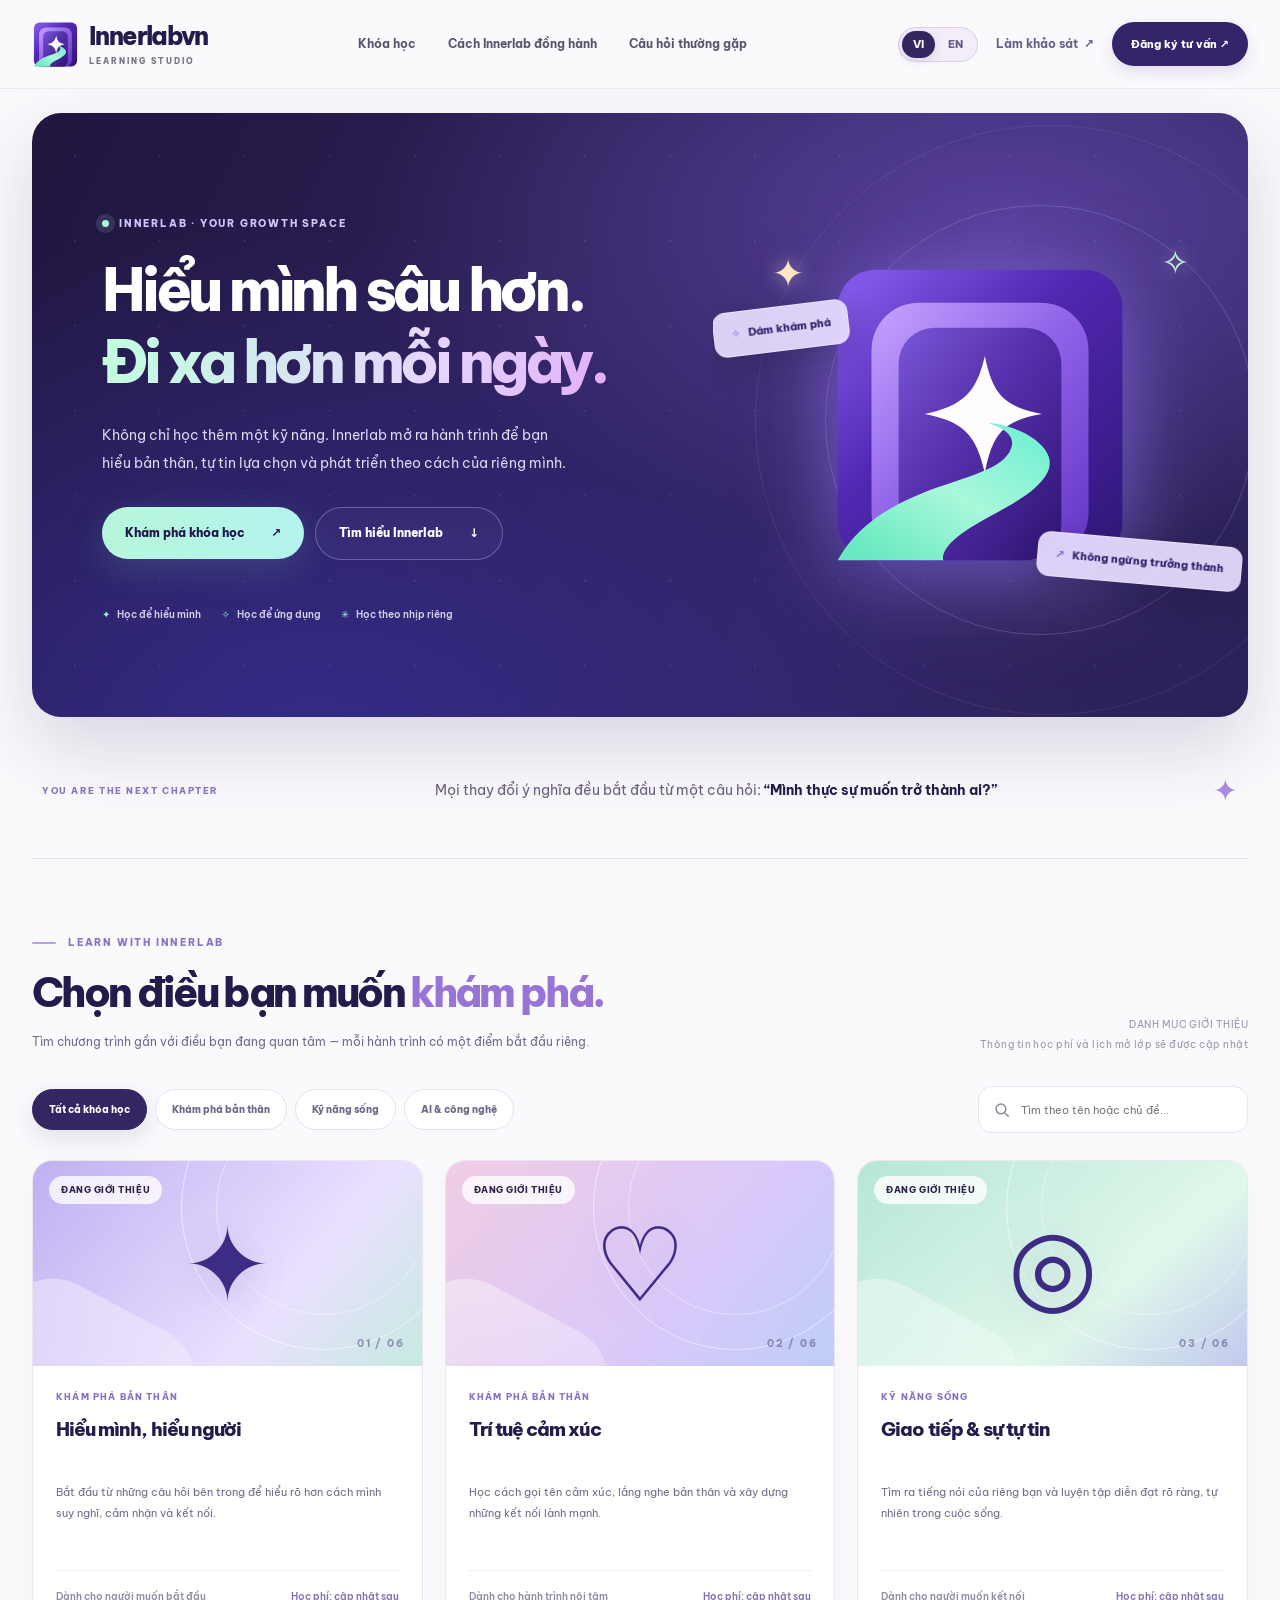
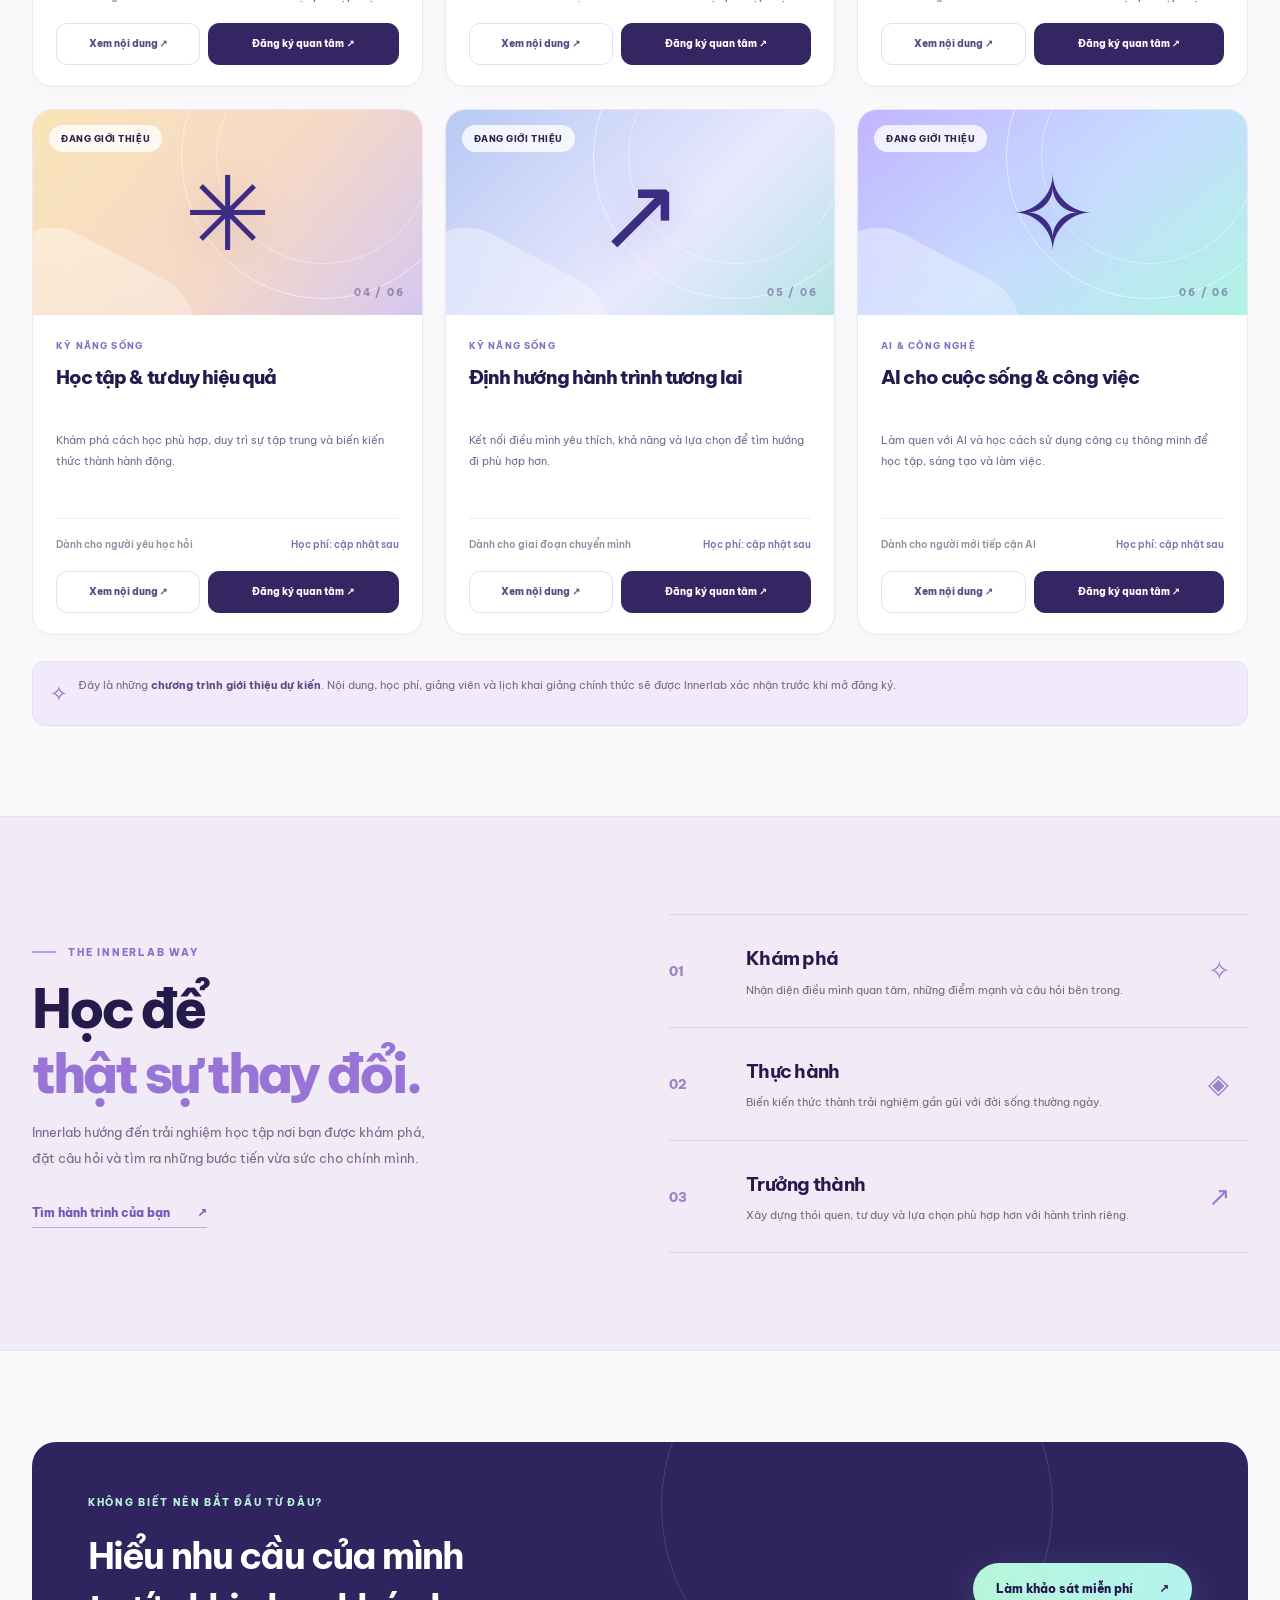
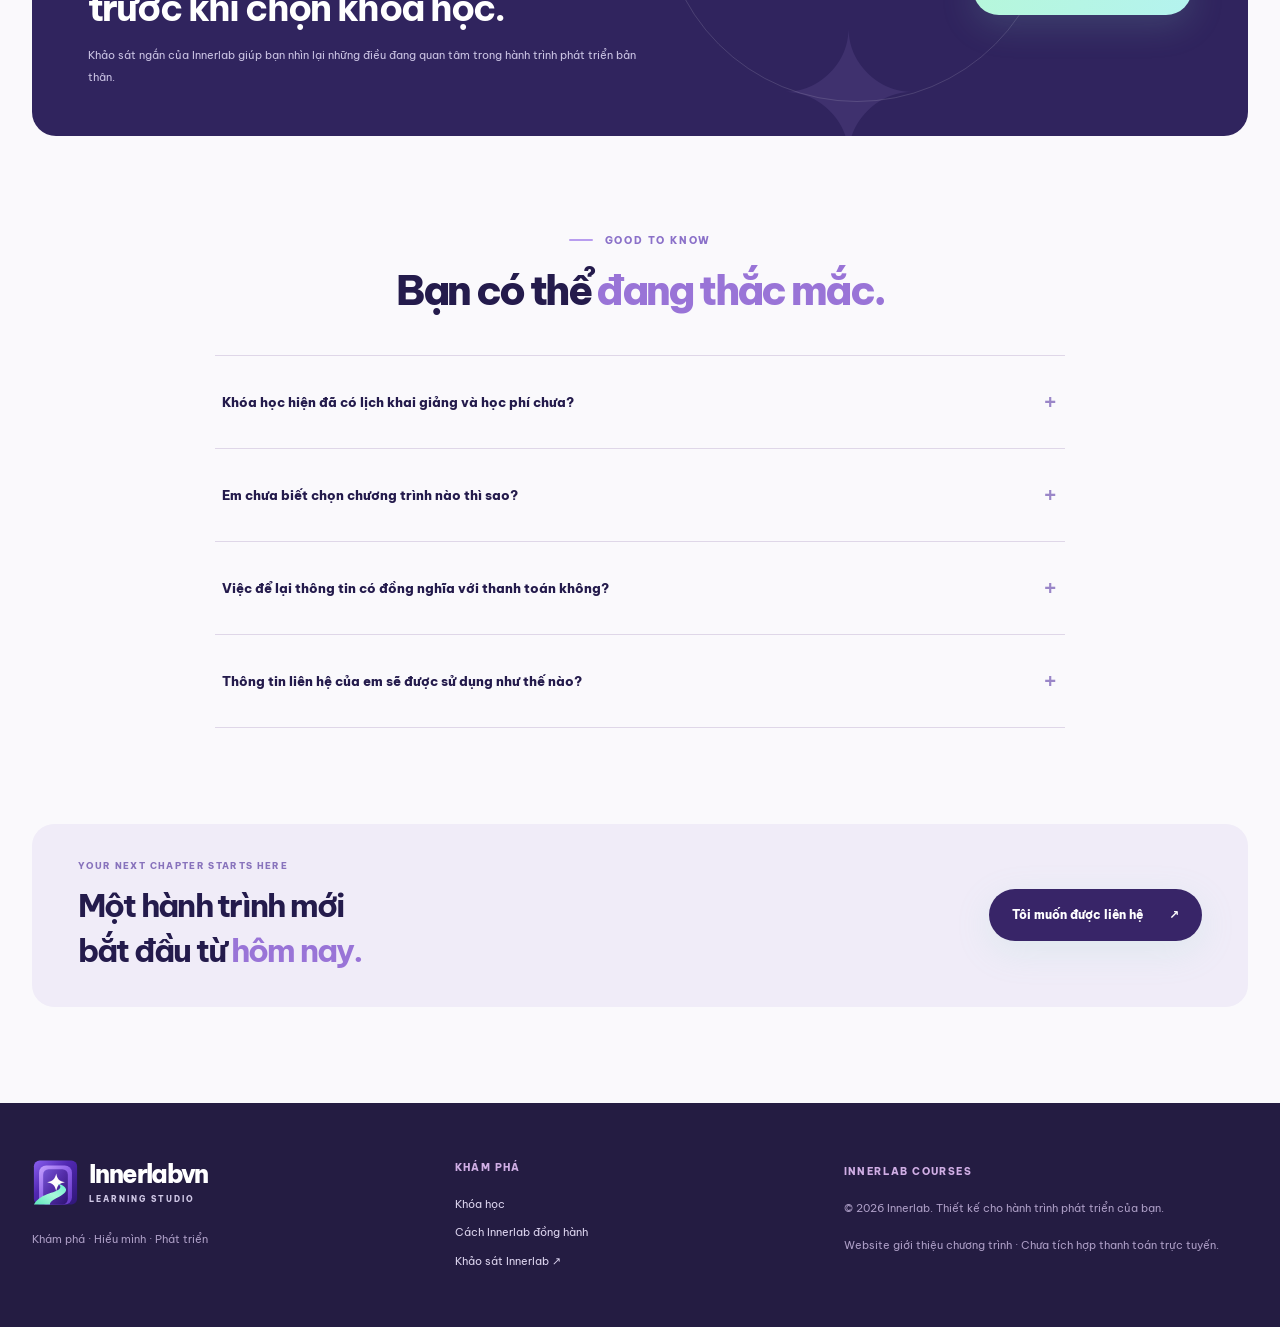
<file: index.html>
<!doctype html>
<html lang="vi">
<head>
<meta charset="utf-8">
<meta name="viewport" content="width=device-width,initial-scale=1">
<meta name="theme-color" content="#f7f4ff">
<meta name="description" content="Innerlab Courses — khám phá các chương trình học về phát triển bản thân, giao tiếp, tư duy và AI.">
<meta property="og:title" content="Innerlab Courses — Học để hiểu mình hơn">
<meta property="og:description" content="Không chỉ học thêm. Hãy khám phá phiên bản mới của chính bạn.">
<title>Innerlab Courses | Học để hiểu mình hơn</title>
<link rel="icon" type="image/svg+xml" href="assets/innerlab-mark.svg?v=20261110-rect">
<link rel="preconnect" href="https://fonts.googleapis.com">
<link rel="preconnect" href="https://fonts.gstatic.com" crossorigin>
<link href="https://fonts.googleapis.com/css2?family=Be+Vietnam+Pro:wght@400;500;600;700;800&display=swap" rel="stylesheet">
<link rel="stylesheet" href="styles.css">
<script src="app.js" defer></script>
</head>
<body>
<a class="skip-link" href="#content">Đến nội dung chính</a>
<header class="topbar" id="top">
 <div class="container nav">
  <a href="#top" class="brand" aria-label="Innerlabvn Courses, về đầu trang"><img src="assets/innerlab-mark.svg?v=20261110-rect" alt="" width="46" height="46"><span class="brand-words"><strong>Innerlabvn</strong><small>LEARNING STUDIO</small></span></a>
  <nav class="desktop-nav" aria-label="Điều hướng chính">
   <a href="#courses">Khóa học</a><a href="#why">Cách Innerlab đồng hành</a><a href="#faq">Câu hỏi thường gặp</a>
  </nav>
  <div class="nav-actions"><nav class="lang-switch" aria-label="Chọn ngôn ngữ"><a href="./" lang="vi" aria-current="page">VI</a><a href="en.html" lang="en">EN</a></nav><a class="survey-link" href="https://innerlabvn.github.io/you-ai-survey/" target="_blank" rel="noopener noreferrer">Làm khảo sát <span aria-hidden="true">↗</span></a><button class="nav-cta" id="navEnroll" type="button">Đăng ký tư vấn <span aria-hidden="true">↗</span></button></div>
  <button class="menu-toggle" id="menuToggle" type="button" aria-label="Mở menu" aria-expanded="false" aria-controls="mobileMenu"><span></span><span></span><span></span></button>
 </div>
 <nav class="mobile-menu" id="mobileMenu" aria-label="Điều hướng di động" hidden>
  <a href="#courses">Khám phá khóa học</a><a href="#why">Vì sao chọn Innerlab</a><a href="#faq">Câu hỏi thường gặp</a><a href="https://innerlabvn.github.io/you-ai-survey/" target="_blank" rel="noopener noreferrer">Khảo sát bản thân ↗</a>
  <button type="button" id="mobileEnroll">Đăng ký tư vấn ↗</button>
 </nav>
</header>
<main id="content">
 <section class="hero-wrap container" aria-labelledby="heroTitle">
  <div class="hero">
   <div class="hero-copy">
    <p class="eyebrow"><span class="pulse-dot"></span> INNERLAB · YOUR GROWTH SPACE</p>
    <h1 id="heroTitle">Hiểu mình sâu hơn.<br><em>Đi xa hơn mỗi ngày.</em></h1>
    <p class="hero-description">Không chỉ học thêm một kỹ năng. Innerlab mở ra hành trình để bạn hiểu bản thân, tự tin lựa chọn và phát triển theo cách của riêng mình.</p>
    <div class="hero-buttons"><a class="btn btn-mint" href="#courses">Khám phá khóa học <span aria-hidden="true">↗</span></a><a class="btn btn-ghost" href="#why">Tìm hiểu Innerlab <span aria-hidden="true">↓</span></a></div>
    <div class="hero-points"><span><span class="point-spark">✦</span> Học để hiểu mình</span><span><span class="point-spark">✧</span> Học để ứng dụng</span><span><span class="point-spark">✳</span> Học theo nhịp riêng</span></div>
   </div>
   <div class="hero-visual" aria-hidden="true"><div class="halo halo-one"></div><div class="halo halo-two"></div><div class="hero-ring"><div class="portal-shape"><img src="assets/innerlab-mark.svg?v=20261110-rect" alt=""></div></div><span class="float-star star-one">✦</span><span class="float-star star-two">✧</span><span class="float-star star-three">✦</span><div class="hero-floating floating-top"><span>✧</span> Dám khám phá</div><div class="hero-floating floating-bottom"><span>↗</span> Không ngừng trưởng thành</div></div>
  </div>
 </section>
 <section class="intro-band container" aria-label="Giá trị Innerlab"><div class="intro-band-inner"><span>YOU ARE THE NEXT CHAPTER</span><p>Mọi thay đổi ý nghĩa đều bắt đầu từ một câu hỏi: <strong>“Mình thực sự muốn trở thành ai?”</strong></p><span class="intro-mark">✦</span></div></section>
 <section class="catalog-section container" id="courses" aria-labelledby="coursesTitle">
  <div class="section-heading"><div><p class="section-kicker"><span class="mini-line"></span> LEARN WITH INNERLAB</p><h2 id="coursesTitle">Chọn điều bạn muốn <em>khám phá.</em></h2><p>Tìm chương trình gần với điều bạn đang quan tâm — mỗi hành trình có một điểm bắt đầu riêng.</p></div><p class="section-side-note">DANH MỤC GIỚI THIỆU<br>Thông tin học phí và lịch mở lớp sẽ được cập nhật</p></div>
  <div class="catalog-controls"><div class="filter-row" role="group" aria-label="Lọc theo lĩnh vực"><button class="filter active" data-filter="all" type="button" aria-pressed="true">Tất cả khóa học</button><button class="filter" data-filter="self" type="button" aria-pressed="false">Khám phá bản thân</button><button class="filter" data-filter="skill" type="button" aria-pressed="false">Kỹ năng sống</button><button class="filter" data-filter="ai" type="button" aria-pressed="false">AI & công nghệ</button></div><label class="search-box"><svg viewBox="0 0 24 24" width="18" height="18" aria-hidden="true"><circle cx="10.6" cy="10.6" r="6.5"/><path d="m16 16 5 5"/></svg><span class="sr-only">Tìm khóa học</span><input id="courseSearch" type="search" autocomplete="off" placeholder="Tìm theo tên hoặc chủ đề..."></label></div>
  <div class="course-grid" id="courseGrid" aria-live="polite"></div>
  <div class="empty-state" id="emptyState" hidden><div>✧</div><h3>Chưa tìm thấy khóa học phù hợp</h3><p>Thử từ khóa hoặc nhóm chủ đề khác nhé.</p><button type="button" class="btn btn-ink" id="resetFilters">Xem tất cả khóa học</button></div>
  <div class="catalog-disclaimer"><span>✧</span><p>Đây là những <strong>chương trình giới thiệu dự kiến</strong>. Nội dung, học phí, giảng viên và lịch khai giảng chính thức sẽ được Innerlab xác nhận trước khi mở đăng ký.</p></div>
 </section>
 <section class="method-section" id="why" aria-labelledby="whyTitle">
  <div class="container method-layout"><div class="method-copy"><p class="section-kicker"><span class="mini-line"></span> THE INNERLAB WAY</p><h2 id="whyTitle">Học để<br><em>thật sự thay đổi.</em></h2><p>Innerlab hướng đến trải nghiệm học tập nơi bạn được khám phá, đặt câu hỏi và tìm ra những bước tiến vừa sức cho chính mình.</p><a href="#courses" class="text-link">Tìm hành trình của bạn <span>↗</span></a></div><div class="method-steps">
   <div class="method-step"><span class="method-number">01</span><div><h3>Khám phá</h3><p>Nhận diện điều mình quan tâm, những điểm mạnh và câu hỏi bên trong.</p></div><span class="method-icon">✧</span></div>
   <div class="method-step"><span class="method-number">02</span><div><h3>Thực hành</h3><p>Biến kiến thức thành trải nghiệm gần gũi với đời sống thường ngày.</p></div><span class="method-icon">◈</span></div>
   <div class="method-step"><span class="method-number">03</span><div><h3>Trưởng thành</h3><p>Xây dựng thói quen, tư duy và lựa chọn phù hợp hơn với hành trình riêng.</p></div><span class="method-icon">↗</span></div>
  </div></div>
 </section>
 <section class="discover-section container" aria-labelledby="discoverTitle"><div class="discover-card"><div class="discover-decoration" aria-hidden="true">✦</div><div><span class="discover-label">KHÔNG BIẾT NÊN BẮT ĐẦU TỪ ĐÂU?</span><h2 id="discoverTitle">Hiểu nhu cầu của mình<br>trước khi chọn khóa học.</h2><p>Khảo sát ngắn của Innerlab giúp bạn nhìn lại những điều đang quan tâm trong hành trình phát triển bản thân.</p></div><a class="btn btn-mint" href="https://innerlabvn.github.io/you-ai-survey/" target="_blank" rel="noopener noreferrer">Làm khảo sát miễn phí <span aria-hidden="true">↗</span></a></div></section>
 <section class="faq-section container" id="faq" aria-labelledby="faqTitle"><div class="faq-title"><p class="section-kicker"><span class="mini-line"></span> GOOD TO KNOW</p><h2 id="faqTitle">Bạn có thể <em>đang thắc mắc.</em></h2></div><div class="faq-list">
  <details><summary>Khóa học hiện đã có lịch khai giảng và học phí chưa?<span>+</span></summary><p>Danh mục trên đang trong giai đoạn giới thiệu. Khi lịch học, học phí và hình thức triển khai được chốt, Innerlab sẽ cung cấp thông tin cụ thể trước khi bạn quyết định tham gia.</p></details>
  <details><summary>Em chưa biết chọn chương trình nào thì sao?<span>+</span></summary><p>Bạn có thể làm khảo sát khám phá nhu cầu hoặc để lại thông tin ở phần đăng ký quan tâm. Innerlab sẽ trao đổi để hiểu điều bạn đang tìm kiếm.</p></details>
  <details><summary>Việc để lại thông tin có đồng nghĩa với thanh toán không?<span>+</span></summary><p>Không. Đây là đăng ký quan tâm, chưa phải giao dịch thanh toán hoặc xác nhận giữ chỗ. Innerlab sẽ thông báo rõ nội dung và học phí chính thức trước khi mở bán.</p></details>
  <details><summary>Thông tin liên hệ của em sẽ được sử dụng như thế nào?<span>+</span></summary><p>Thông tin bạn cung cấp chỉ được sử dụng cho mục đích liên hệ về chương trình bạn quan tâm theo lựa chọn đồng ý trong biểu mẫu. Không đăng tải số điện thoại của người đăng ký công khai.</p></details>
 </div></section>
 <section class="final-banner container"><div><p>YOUR NEXT CHAPTER STARTS HERE</p><h2>Một hành trình mới<br>bắt đầu từ <em>hôm nay.</em></h2></div><button type="button" id="footerEnroll" class="btn btn-mint">Tôi muốn được liên hệ <span>↗</span></button></section>
</main>
<footer class="footer"><div class="container footer-grid"><div><a class="brand footer-logo" href="#top"><img src="assets/innerlab-mark.svg?v=20261110-rect" width="40" height="40" alt=""><span class="brand-words"><strong>Innerlabvn</strong><small>LEARNING STUDIO</small></span></a><p>Khám phá · Hiểu mình · Phát triển</p></div><div class="footer-links"><span>KHÁM PHÁ</span><a href="#courses">Khóa học</a><a href="#why">Cách Innerlab đồng hành</a><a href="https://innerlabvn.github.io/you-ai-survey/" target="_blank" rel="noopener noreferrer">Khảo sát Innerlab ↗</a></div><div class="footer-legal"><span>INNERLAB COURSES</span><p>© <span id="year">2026</span> Innerlab. Thiết kế cho hành trình phát triển của bạn.</p><p>Website giới thiệu chương trình · Chưa tích hợp thanh toán trực tuyến.</p></div></div></footer>
<div class="modal-backdrop" id="detailModal" hidden><div class="modal-window detail-window" role="dialog" aria-modal="true" aria-labelledby="detailTitle"><button class="modal-close" type="button" data-close="detail" aria-label="Đóng">✕</button><div id="detailBody"></div></div></div>
<div class="modal-backdrop" id="enrollModal" hidden><div class="modal-window enroll-window" role="dialog" aria-modal="true" aria-labelledby="enrollTitle"><button class="modal-close" type="button" data-close="enroll" aria-label="Đóng">✕</button><div class="enroll-heading"><span class="modal-eyebrow">INNERLAB · LET'S CONNECT</span><h2 id="enrollTitle">Cùng bắt đầu<br><em>hành trình của bạn.</em></h2><p>Để lại thông tin về chương trình bạn quan tâm. Đây chưa phải đăng ký thanh toán.</p></div><form id="enrollForm" novalidate>
 <div class="form-row"><label>Họ và tên <span>*</span><input type="text" name="full_name" id="enrollName" autocomplete="name" maxlength="100" required placeholder="Tên của bạn"></label><label>Số điện thoại / Zalo <span>*</span><input type="tel" name="contact" id="enrollPhone" autocomplete="tel" inputmode="tel" maxlength="18" required placeholder="09xx xxx xxx"></label></div>
 <label>Chương trình bạn quan tâm <span>*</span><select name="course_id" id="enrollCourse" required><option value="">Chọn khóa học</option></select></label>
 <label>Điều bạn mong đợi ở khóa học <textarea name="note" id="enrollNote" rows="3" maxlength="750" placeholder="Bạn muốn phát triển điều gì? (không bắt buộc)"></textarea></label>
 <label class="form-consent"><input type="checkbox" id="enrollConsent" required><span>Tôi đồng ý để Innerlab sử dụng thông tin trên nhằm liên hệ về khóa học tôi quan tâm. Tôi hiểu đây chưa phải giao dịch thanh toán.</span></label>
 <div class="form-message" id="enrollMessage" role="status" aria-live="polite"></div>
 <button class="btn btn-ink form-submit" id="enrollSubmit" type="submit">Gửi đăng ký quan tâm <span>↗</span></button>
 <p class="form-footnote">Khi chưa kết nối Google Sheets, bạn có thể sao chép mẫu đăng ký. Website không tự lưu thông tin cá nhân khi chưa được cấu hình.</p>
 </form>
 <div class="enroll-receipt" id="enrollReceipt" hidden></div></div></div>
<div class="toast" id="toast" role="status" aria-live="polite"></div>
</body>
</html>
</file>
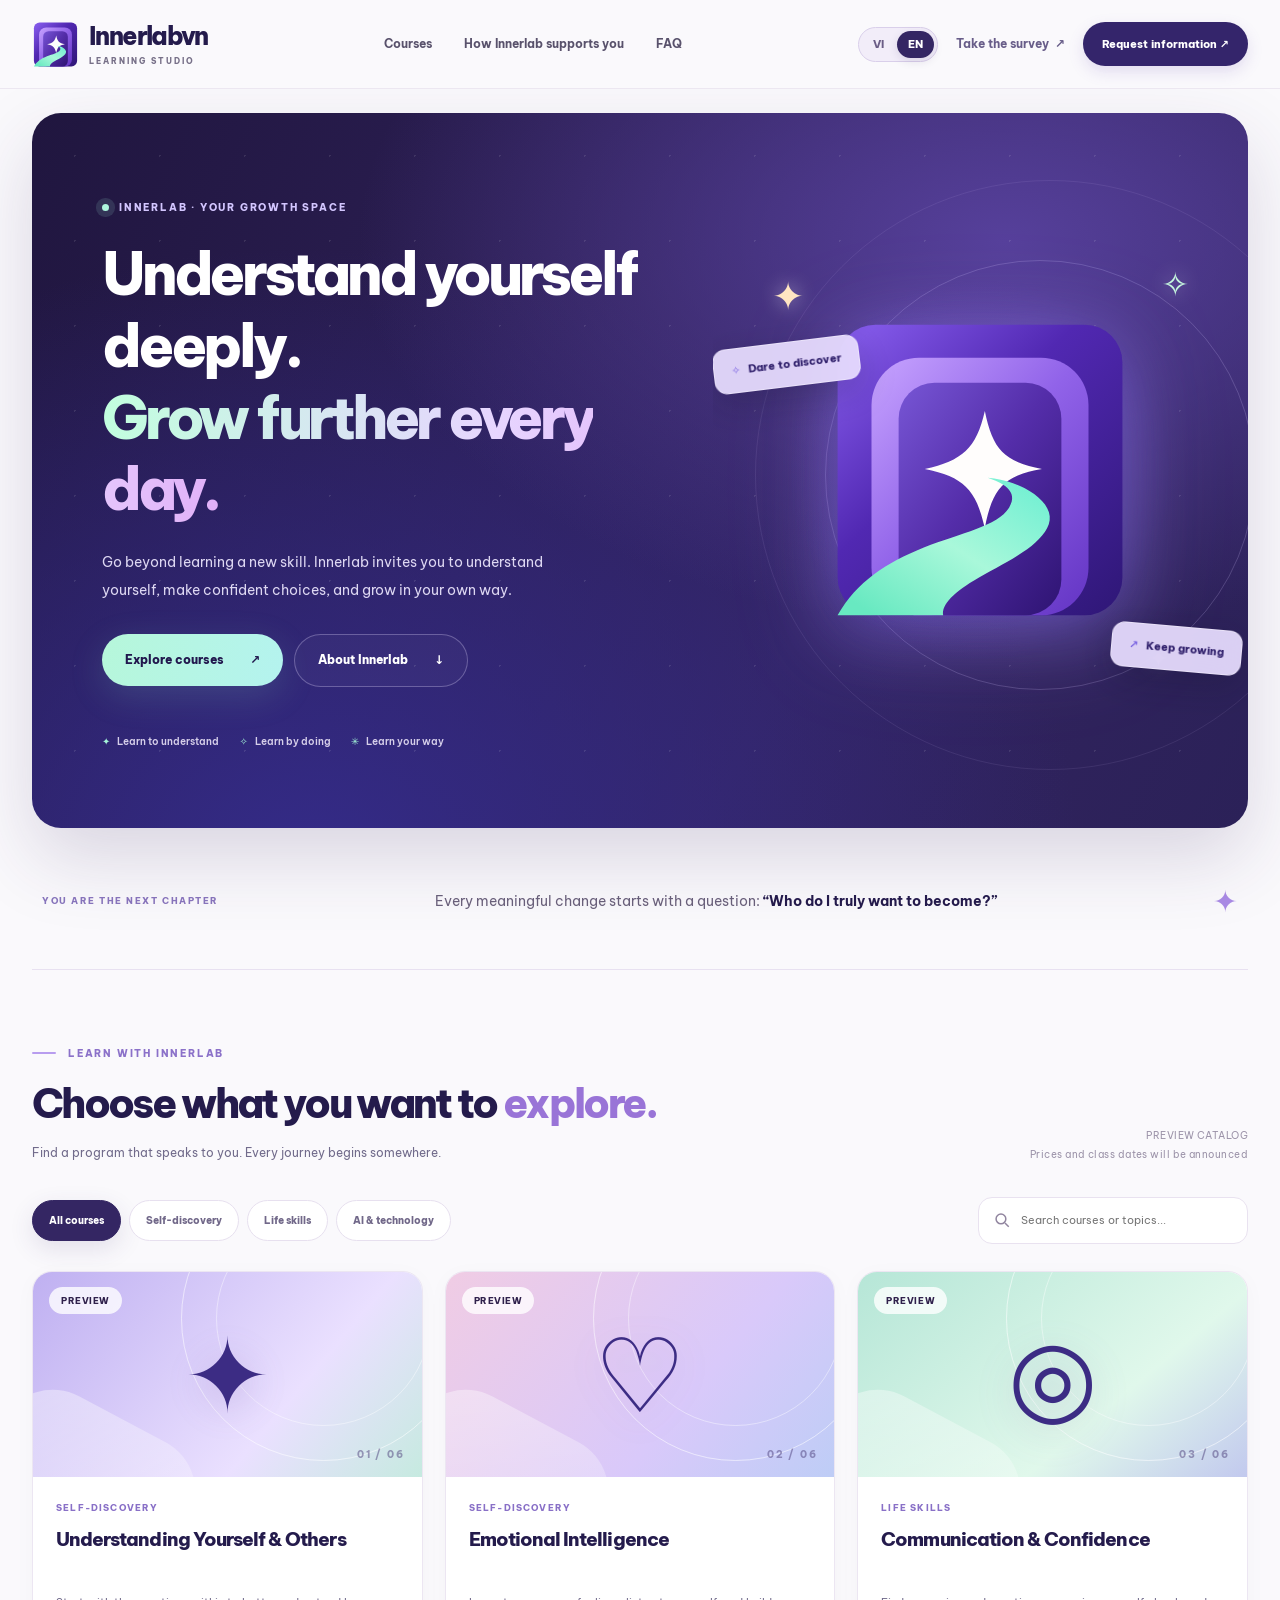
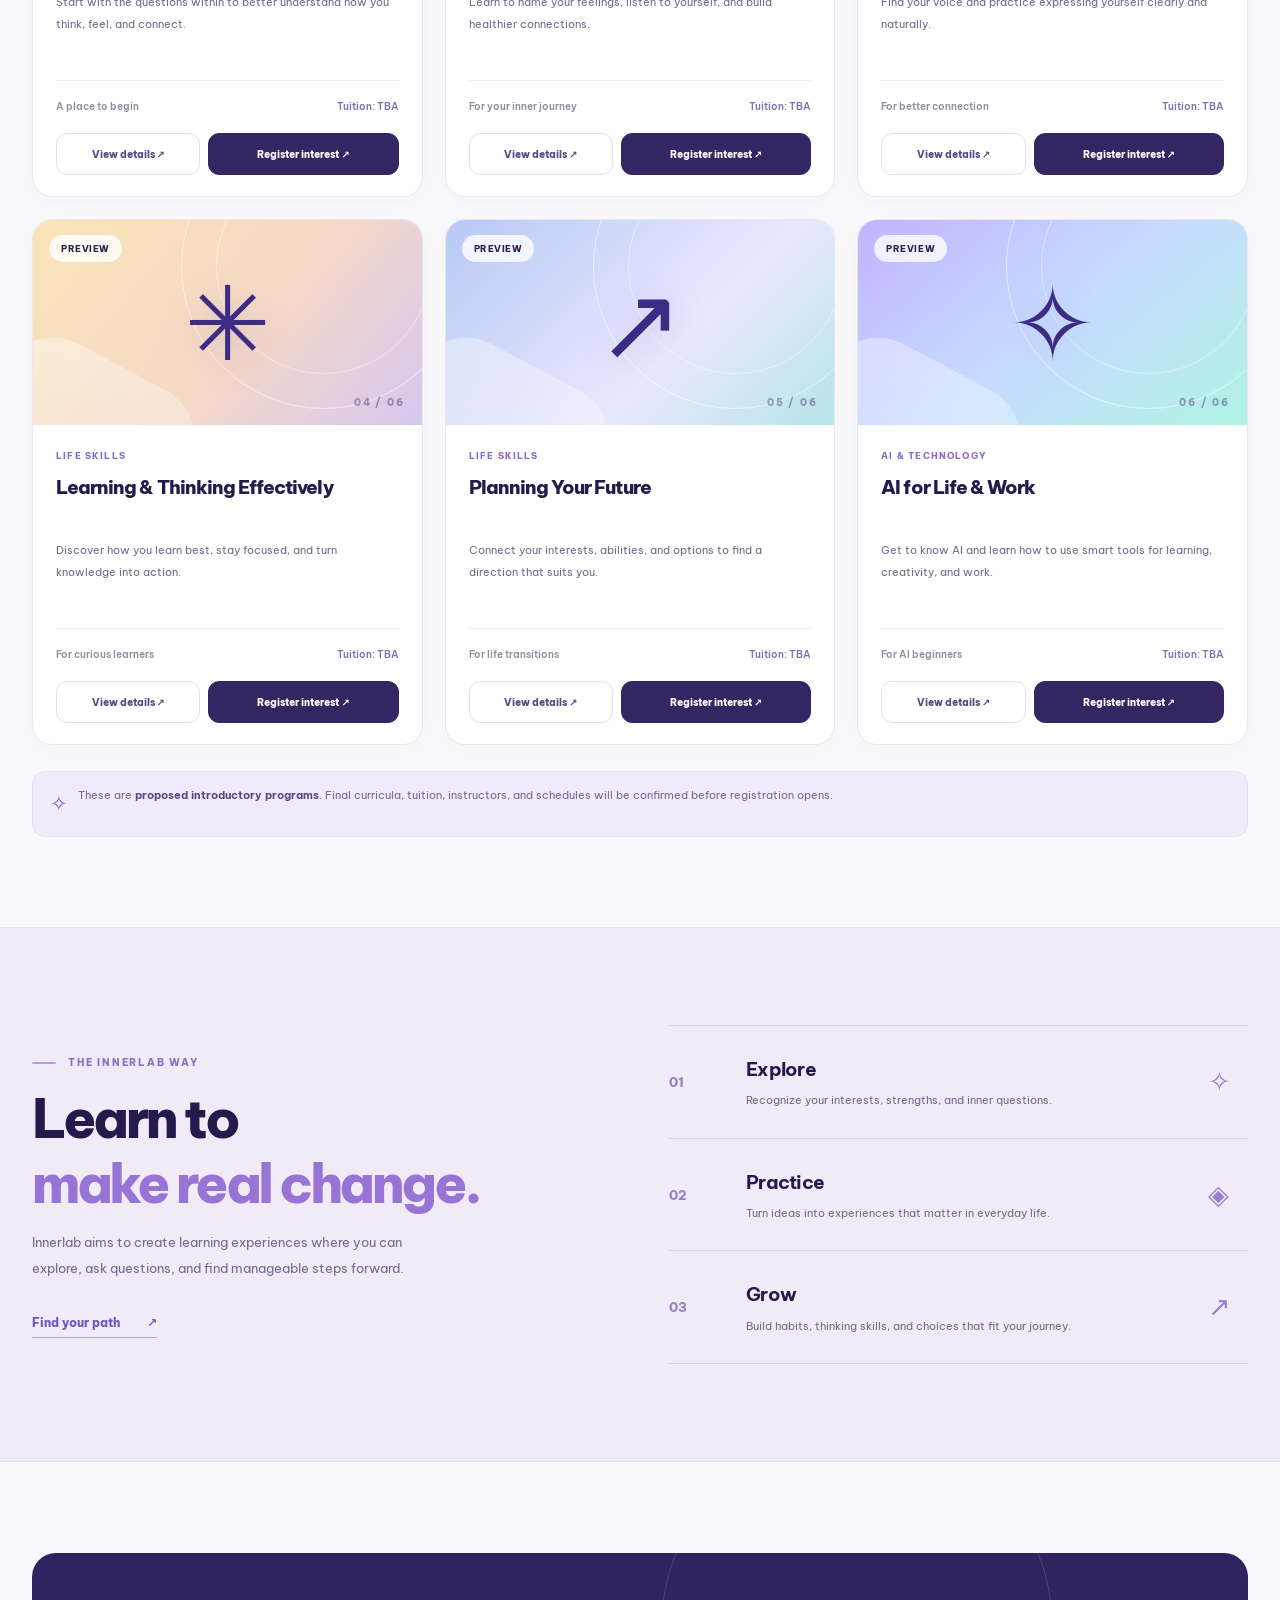
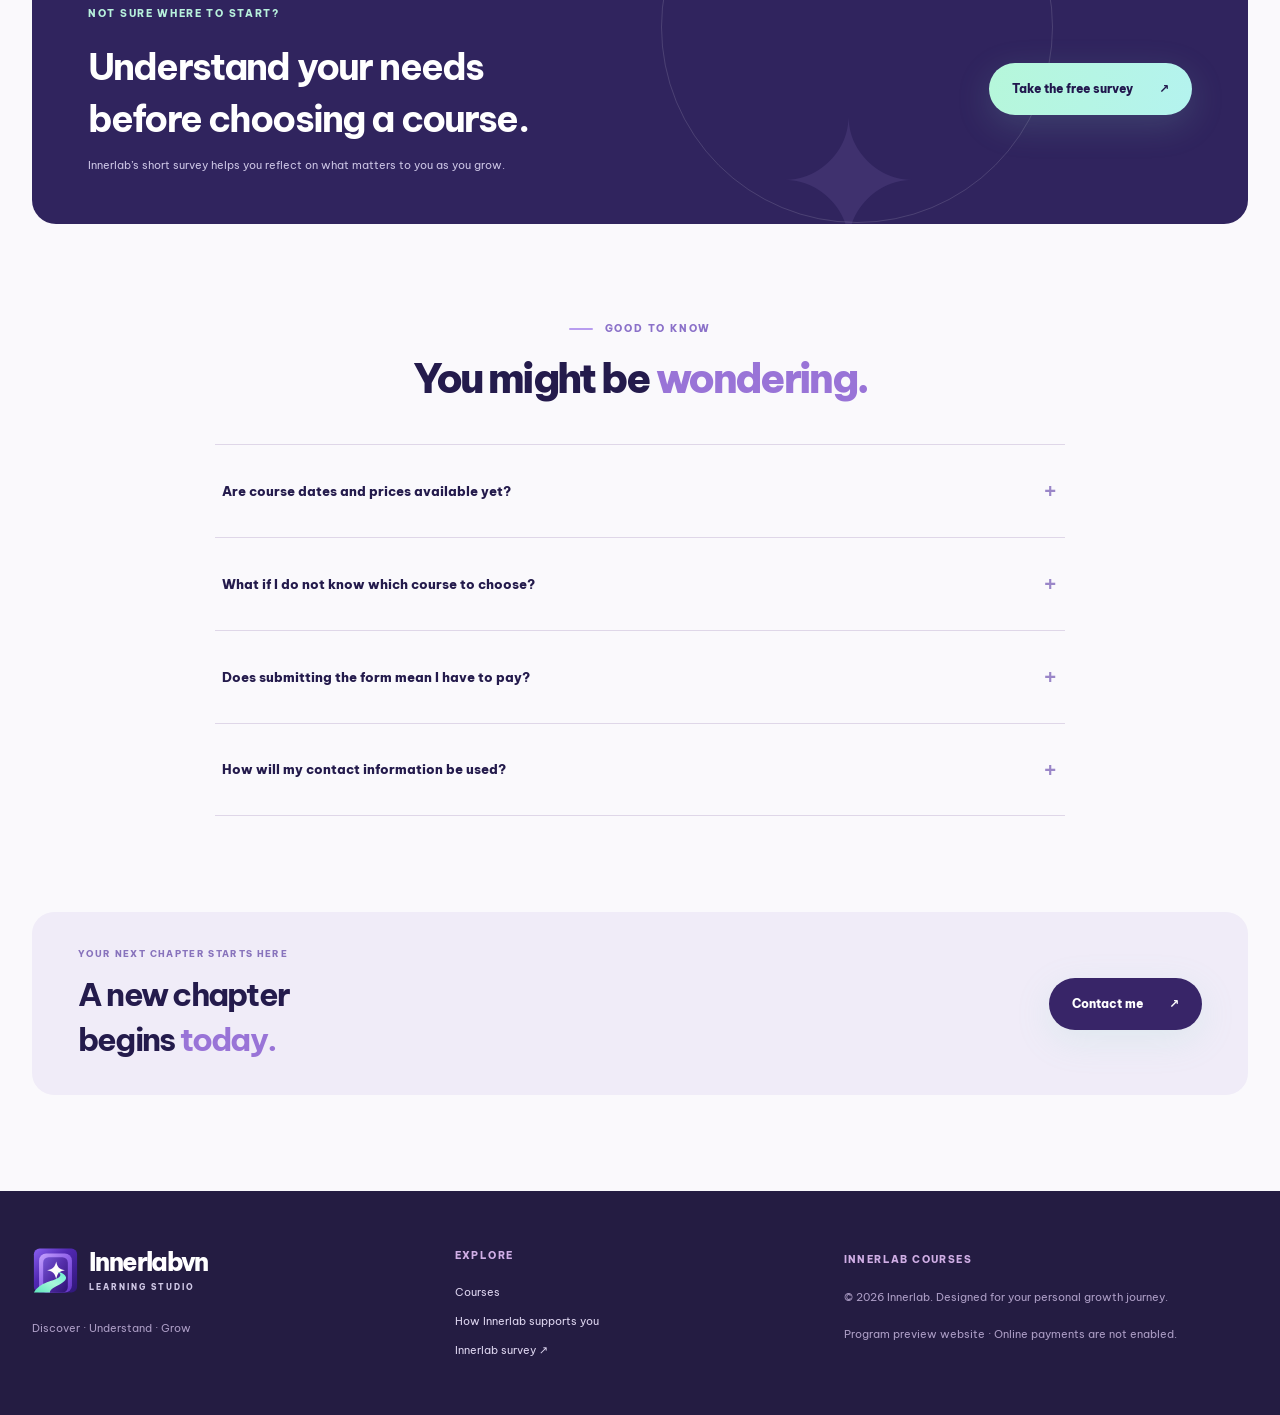
<file: en.html>
<!doctype html>
<html lang="en">
<head>
<meta charset="utf-8">
<meta name="viewport" content="width=device-width,initial-scale=1">
<meta name="theme-color" content="#f7f4ff">
<meta name="description" content="Innerlab Courses — Explore personal growth, communication, learning, and AI courses.">
<meta property="og:title" content="Innerlab Courses — Learn more about yourself">
<meta property="og:description" content="Go beyond learning a skill. Discover your next chapter.">
<title>Innerlab Courses | Learn, Discover, Grow</title>
<link rel="icon" type="image/svg+xml" href="assets/innerlab-mark.svg?v=20261110-rect">
<link rel="preconnect" href="https://fonts.googleapis.com">
<link rel="preconnect" href="https://fonts.gstatic.com" crossorigin>
<link href="https://fonts.googleapis.com/css2?family=Be+Vietnam+Pro:wght@400;500;600;700;800&display=swap" rel="stylesheet">
<link rel="stylesheet" href="styles.css">
<script src="app.js" defer></script>
<script src="i18n-en.js" defer></script>
</head>
<body>
<a class="skip-link" href="#content">Đến nội dung chính</a>
<header class="topbar" id="top">
 <div class="container nav">
  <a href="#top" class="brand" aria-label="Innerlabvn Courses, về đầu trang"><img src="assets/innerlab-mark.svg?v=20261110-rect" alt="" width="46" height="46"><span class="brand-words"><strong>Innerlabvn</strong><small>LEARNING STUDIO</small></span></a>
  <nav class="desktop-nav" aria-label="Điều hướng chính">
   <a href="#courses">Khóa học</a><a href="#why">Cách Innerlab đồng hành</a><a href="#faq">Câu hỏi thường gặp</a>
  </nav>
  <div class="nav-actions"><nav class="lang-switch" aria-label="Choose language"><a href="./" lang="vi">VI</a><a href="en.html" lang="en" aria-current="page">EN</a></nav><a class="survey-link" href="https://innerlabvn.github.io/you-ai-survey/en.html" target="_blank" rel="noopener noreferrer">Làm khảo sát <span aria-hidden="true">↗</span></a><button class="nav-cta" id="navEnroll" type="button">Đăng ký tư vấn <span aria-hidden="true">↗</span></button></div>
  <button class="menu-toggle" id="menuToggle" type="button" aria-label="Mở menu" aria-expanded="false" aria-controls="mobileMenu"><span></span><span></span><span></span></button>
 </div>
 <nav class="mobile-menu" id="mobileMenu" aria-label="Điều hướng di động" hidden>
  <a href="#courses">Khám phá khóa học</a><a href="#why">Vì sao chọn Innerlab</a><a href="#faq">Câu hỏi thường gặp</a><a href="https://innerlabvn.github.io/you-ai-survey/en.html" target="_blank" rel="noopener noreferrer">Khảo sát bản thân ↗</a>
  <button type="button" id="mobileEnroll">Đăng ký tư vấn ↗</button>
 </nav>
</header>
<main id="content">
 <section class="hero-wrap container" aria-labelledby="heroTitle">
  <div class="hero">
   <div class="hero-copy">
    <p class="eyebrow"><span class="pulse-dot"></span> INNERLAB · YOUR GROWTH SPACE</p>
    <h1 id="heroTitle">Hiểu mình sâu hơn.<br><em>Đi xa hơn mỗi ngày.</em></h1>
    <p class="hero-description">Không chỉ học thêm một kỹ năng. Innerlab mở ra hành trình để bạn hiểu bản thân, tự tin lựa chọn và phát triển theo cách của riêng mình.</p>
    <div class="hero-buttons"><a class="btn btn-mint" href="#courses">Khám phá khóa học <span aria-hidden="true">↗</span></a><a class="btn btn-ghost" href="#why">Tìm hiểu Innerlab <span aria-hidden="true">↓</span></a></div>
    <div class="hero-points"><span><span class="point-spark">✦</span> Học để hiểu mình</span><span><span class="point-spark">✧</span> Học để ứng dụng</span><span><span class="point-spark">✳</span> Học theo nhịp riêng</span></div>
   </div>
   <div class="hero-visual" aria-hidden="true"><div class="halo halo-one"></div><div class="halo halo-two"></div><div class="hero-ring"><div class="portal-shape"><img src="assets/innerlab-mark.svg?v=20261110-rect" alt=""></div></div><span class="float-star star-one">✦</span><span class="float-star star-two">✧</span><span class="float-star star-three">✦</span><div class="hero-floating floating-top"><span>✧</span> Dám khám phá</div><div class="hero-floating floating-bottom"><span>↗</span> Không ngừng trưởng thành</div></div>
  </div>
 </section>
 <section class="intro-band container" aria-label="Giá trị Innerlab"><div class="intro-band-inner"><span>YOU ARE THE NEXT CHAPTER</span><p>Mọi thay đổi ý nghĩa đều bắt đầu từ một câu hỏi: <strong>“Mình thực sự muốn trở thành ai?”</strong></p><span class="intro-mark">✦</span></div></section>
 <section class="catalog-section container" id="courses" aria-labelledby="coursesTitle">
  <div class="section-heading"><div><p class="section-kicker"><span class="mini-line"></span> LEARN WITH INNERLAB</p><h2 id="coursesTitle">Chọn điều bạn muốn <em>khám phá.</em></h2><p>Tìm chương trình gần với điều bạn đang quan tâm — mỗi hành trình có một điểm bắt đầu riêng.</p></div><p class="section-side-note">DANH MỤC GIỚI THIỆU<br>Thông tin học phí và lịch mở lớp sẽ được cập nhật</p></div>
  <div class="catalog-controls"><div class="filter-row" role="group" aria-label="Lọc theo lĩnh vực"><button class="filter active" data-filter="all" type="button" aria-pressed="true">Tất cả khóa học</button><button class="filter" data-filter="self" type="button" aria-pressed="false">Khám phá bản thân</button><button class="filter" data-filter="skill" type="button" aria-pressed="false">Kỹ năng sống</button><button class="filter" data-filter="ai" type="button" aria-pressed="false">AI & công nghệ</button></div><label class="search-box"><svg viewBox="0 0 24 24" width="18" height="18" aria-hidden="true"><circle cx="10.6" cy="10.6" r="6.5"/><path d="m16 16 5 5"/></svg><span class="sr-only">Tìm khóa học</span><input id="courseSearch" type="search" autocomplete="off" placeholder="Tìm theo tên hoặc chủ đề..."></label></div>
  <div class="course-grid" id="courseGrid" aria-live="polite"></div>
  <div class="empty-state" id="emptyState" hidden><div>✧</div><h3>Chưa tìm thấy khóa học phù hợp</h3><p>Thử từ khóa hoặc nhóm chủ đề khác nhé.</p><button type="button" class="btn btn-ink" id="resetFilters">Xem tất cả khóa học</button></div>
  <div class="catalog-disclaimer"><span>✧</span><p>Đây là những <strong>chương trình giới thiệu dự kiến</strong>. Nội dung, học phí, giảng viên và lịch khai giảng chính thức sẽ được Innerlab xác nhận trước khi mở đăng ký.</p></div>
 </section>
 <section class="method-section" id="why" aria-labelledby="whyTitle">
  <div class="container method-layout"><div class="method-copy"><p class="section-kicker"><span class="mini-line"></span> THE INNERLAB WAY</p><h2 id="whyTitle">Học để<br><em>thật sự thay đổi.</em></h2><p>Innerlab hướng đến trải nghiệm học tập nơi bạn được khám phá, đặt câu hỏi và tìm ra những bước tiến vừa sức cho chính mình.</p><a href="#courses" class="text-link">Tìm hành trình của bạn <span>↗</span></a></div><div class="method-steps">
   <div class="method-step"><span class="method-number">01</span><div><h3>Khám phá</h3><p>Nhận diện điều mình quan tâm, những điểm mạnh và câu hỏi bên trong.</p></div><span class="method-icon">✧</span></div>
   <div class="method-step"><span class="method-number">02</span><div><h3>Thực hành</h3><p>Biến kiến thức thành trải nghiệm gần gũi với đời sống thường ngày.</p></div><span class="method-icon">◈</span></div>
   <div class="method-step"><span class="method-number">03</span><div><h3>Trưởng thành</h3><p>Xây dựng thói quen, tư duy và lựa chọn phù hợp hơn với hành trình riêng.</p></div><span class="method-icon">↗</span></div>
  </div></div>
 </section>
 <section class="discover-section container" aria-labelledby="discoverTitle"><div class="discover-card"><div class="discover-decoration" aria-hidden="true">✦</div><div><span class="discover-label">KHÔNG BIẾT NÊN BẮT ĐẦU TỪ ĐÂU?</span><h2 id="discoverTitle">Hiểu nhu cầu của mình<br>trước khi chọn khóa học.</h2><p>Khảo sát ngắn của Innerlab giúp bạn nhìn lại những điều đang quan tâm trong hành trình phát triển bản thân.</p></div><a class="btn btn-mint" href="https://innerlabvn.github.io/you-ai-survey/en.html" target="_blank" rel="noopener noreferrer">Làm khảo sát miễn phí <span aria-hidden="true">↗</span></a></div></section>
 <section class="faq-section container" id="faq" aria-labelledby="faqTitle"><div class="faq-title"><p class="section-kicker"><span class="mini-line"></span> GOOD TO KNOW</p><h2 id="faqTitle">Bạn có thể <em>đang thắc mắc.</em></h2></div><div class="faq-list">
  <details><summary>Khóa học hiện đã có lịch khai giảng và học phí chưa?<span>+</span></summary><p>Danh mục trên đang trong giai đoạn giới thiệu. Khi lịch học, học phí và hình thức triển khai được chốt, Innerlab sẽ cung cấp thông tin cụ thể trước khi bạn quyết định tham gia.</p></details>
  <details><summary>Em chưa biết chọn chương trình nào thì sao?<span>+</span></summary><p>Bạn có thể làm khảo sát khám phá nhu cầu hoặc để lại thông tin ở phần đăng ký quan tâm. Innerlab sẽ trao đổi để hiểu điều bạn đang tìm kiếm.</p></details>
  <details><summary>Việc để lại thông tin có đồng nghĩa với thanh toán không?<span>+</span></summary><p>Không. Đây là đăng ký quan tâm, chưa phải giao dịch thanh toán hoặc xác nhận giữ chỗ. Innerlab sẽ thông báo rõ nội dung và học phí chính thức trước khi mở bán.</p></details>
  <details><summary>Thông tin liên hệ của em sẽ được sử dụng như thế nào?<span>+</span></summary><p>Thông tin bạn cung cấp chỉ được sử dụng cho mục đích liên hệ về chương trình bạn quan tâm theo lựa chọn đồng ý trong biểu mẫu. Không đăng tải số điện thoại của người đăng ký công khai.</p></details>
 </div></section>
 <section class="final-banner container"><div><p>YOUR NEXT CHAPTER STARTS HERE</p><h2>Một hành trình mới<br>bắt đầu từ <em>hôm nay.</em></h2></div><button type="button" id="footerEnroll" class="btn btn-mint">Tôi muốn được liên hệ <span>↗</span></button></section>
</main>
<footer class="footer"><div class="container footer-grid"><div><a class="brand footer-logo" href="#top"><img src="assets/innerlab-mark.svg?v=20261110-rect" width="40" height="40" alt=""><span class="brand-words"><strong>Innerlabvn</strong><small>LEARNING STUDIO</small></span></a><p>Khám phá · Hiểu mình · Phát triển</p></div><div class="footer-links"><span>KHÁM PHÁ</span><a href="#courses">Khóa học</a><a href="#why">Cách Innerlab đồng hành</a><a href="https://innerlabvn.github.io/you-ai-survey/en.html" target="_blank" rel="noopener noreferrer">Khảo sát Innerlab ↗</a></div><div class="footer-legal"><span>INNERLAB COURSES</span><p>© <span id="year">2026</span> Innerlab. Thiết kế cho hành trình phát triển của bạn.</p><p>Website giới thiệu chương trình · Chưa tích hợp thanh toán trực tuyến.</p></div></div></footer>
<div class="modal-backdrop" id="detailModal" hidden><div class="modal-window detail-window" role="dialog" aria-modal="true" aria-labelledby="detailTitle"><button class="modal-close" type="button" data-close="detail" aria-label="Đóng">✕</button><div id="detailBody"></div></div></div>
<div class="modal-backdrop" id="enrollModal" hidden><div class="modal-window enroll-window" role="dialog" aria-modal="true" aria-labelledby="enrollTitle"><button class="modal-close" type="button" data-close="enroll" aria-label="Đóng">✕</button><div class="enroll-heading"><span class="modal-eyebrow">INNERLAB · LET'S CONNECT</span><h2 id="enrollTitle">Cùng bắt đầu<br><em>hành trình của bạn.</em></h2><p>Để lại thông tin về chương trình bạn quan tâm. Đây chưa phải đăng ký thanh toán.</p></div><form id="enrollForm" novalidate>
 <div class="form-row"><label>Họ và tên <span>*</span><input type="text" name="full_name" id="enrollName" autocomplete="name" maxlength="100" required placeholder="Tên của bạn"></label><label>Số điện thoại / Zalo <span>*</span><input type="tel" name="contact" id="enrollPhone" autocomplete="tel" inputmode="tel" maxlength="18" required placeholder="09xx xxx xxx"></label></div>
 <label>Chương trình bạn quan tâm <span>*</span><select name="course_id" id="enrollCourse" required><option value="">Chọn khóa học</option></select></label>
 <label>Điều bạn mong đợi ở khóa học <textarea name="note" id="enrollNote" rows="3" maxlength="750" placeholder="Bạn muốn phát triển điều gì? (không bắt buộc)"></textarea></label>
 <label class="form-consent"><input type="checkbox" id="enrollConsent" required><span>Tôi đồng ý để Innerlab sử dụng thông tin trên nhằm liên hệ về khóa học tôi quan tâm. Tôi hiểu đây chưa phải giao dịch thanh toán.</span></label>
 <div class="form-message" id="enrollMessage" role="status" aria-live="polite"></div>
 <button class="btn btn-ink form-submit" id="enrollSubmit" type="submit">Gửi đăng ký quan tâm <span>↗</span></button>
 <p class="form-footnote">Khi chưa kết nối Google Sheets, bạn có thể sao chép mẫu đăng ký. Website không tự lưu thông tin cá nhân khi chưa được cấu hình.</p>
 </form>
 <div class="enroll-receipt" id="enrollReceipt" hidden></div></div></div>
<div class="toast" id="toast" role="status" aria-live="polite"></div>
</body>
</html>
</file>
<file: styles.css>
:root{--ink:#241b4c;--muted:#716b8b;--purple:#6f54ca;--purple-dark:#34216c;--lav:#ede5ff;--mint:#b8f5df;--line:#e9e4f0;--bg:#faf9fc;--white:#fff;--shadow:0 16px 58px rgba(64,45,119,.09);font-synthesis:none}
*{box-sizing:border-box}html{scroll-behavior:smooth;scroll-padding-top:105px}body{margin:0;color:var(--ink);font:14px/1.7 "Be Vietnam Pro",system-ui,sans-serif;background:var(--bg);-webkit-font-smoothing:antialiased}button,input,textarea,select{font:inherit}button{cursor:pointer}a{color:inherit}img{max-width:100%}h1,h2,h3,h4,p{margin-top:0}.container{width:min(1250px,calc(100% - 64px));margin-inline:auto}.sr-only{position:absolute;width:1px;height:1px;overflow:hidden;clip:rect(0,0,0,0);white-space:nowrap}.skip-link{position:absolute;z-index:500;background:#fff;color:#222;padding:13px;transform:translateY(-150%)}.skip-link:focus{transform:translateY(0)}
:focus-visible{outline:3px solid #66bbab;outline-offset:4px}
.topbar{position:sticky;top:0;z-index:120;background:#faf9fcf2;border-bottom:1px solid #ece7f1;backdrop-filter:blur(20px);-webkit-backdrop-filter:blur(20px)}.nav{display:flex;align-items:center;justify-content:space-between;min-height:88px;gap:24px}.brand{display:inline-flex;align-items:center;gap:10px;text-decoration:none;flex-shrink:0}.brand img{width:47px;height:47px;object-fit:contain}.brand-words{display:flex;flex-direction:column;line-height:1}.brand-words strong{font-size:25px;letter-spacing:-.065em;color:var(--ink);font-weight:800}.brand-period{color:#7b61d4}.brand-words small{font-size:8px;letter-spacing:.25em;font-weight:800;color:#777088;margin-top:8px}.desktop-nav{display:flex;gap:32px;align-items:center}.desktop-nav a{text-decoration:none;color:#59526c;font-weight:700;font-size:12px;white-space:nowrap;transition:color .2s}.desktop-nav a:hover,.footer-links a:hover{color:#8063d7}.nav-actions{display:flex;align-items:center;gap:18px}.survey-link{font-size:12px;font-weight:700;text-decoration:none;color:#685d89;white-space:nowrap}.survey-link span{margin-left:3px}.nav-cta{border:0;background:#34256b;color:#fff;padding:13px 19px;border-radius:999px;font-weight:800;font-size:11px;white-space:nowrap;box-shadow:0 6px 15px #6f55b52d}.nav-cta:hover,.btn-ink:hover{background:#544095}.menu-toggle{display:none;border:0;background:transparent;width:40px;height:40px;align-items:center;justify-content:center;flex-direction:column;gap:5px;padding:0}.menu-toggle span{display:block;width:20px;height:2px;background:#2b2056}.mobile-menu{padding:18px 24px 24px;background:#fff;border-top:1px solid #eee}.mobile-menu[hidden]{display:none}.mobile-menu a,.mobile-menu button{display:block;width:100%;text-align:left;background:transparent;border:0;text-decoration:none;padding:12px 0;font-size:14px;font-weight:700}
.hero-wrap{padding-top:24px}.hero{min-height:604px;border-radius:29px;overflow:hidden;display:grid;grid-template-columns:56% 44%;position:relative;isolation:isolate;background:radial-gradient(ellipse at 80% 18%,#56409b 0,transparent 47%),radial-gradient(ellipse at 23% 105%,#342b88 0,transparent 58%),linear-gradient(115deg,#20163f,#332460 65%,#2b2158);box-shadow:0 30px 75px #39275c2b}.hero:after{content:"";position:absolute;inset:0;pointer-events:none;z-index:-1;background-image:radial-gradient(#ffffff80 1px,transparent 1px);background-size:85px 85px;opacity:.2}.hero-copy{padding:82px 20px 78px 70px;align-self:center;z-index:2;color:#fff}.eyebrow{display:inline-flex;align-items:center;gap:10px;letter-spacing:.18em;font-size:10px;font-weight:800;color:#d3c6ff;margin-bottom:22px}.pulse-dot{width:7px;height:7px;border-radius:50%;background:#adf6dd;box-shadow:0 0 0 6px #adf6dd21;animation:pulse 2s infinite}@keyframes pulse{50%{box-shadow:0 0 0 10px #adf6dd08}}.hero h1{font-weight:800;letter-spacing:-.072em;font-size:clamp(37px,4.6vw,67px);line-height:1.22;margin-bottom:23px;max-width:680px}.hero h1 em{font-style:normal;background:linear-gradient(95deg,#c1ffde,#e7d5ff 65%,#e1b0f8);-webkit-background-clip:text;background-clip:text;color:transparent}.hero-description{font-size:14px;line-height:2;max-width:475px;color:#ddd7f2;margin-bottom:30px}.hero-buttons{display:flex;gap:11px;align-items:center;flex-wrap:wrap}.btn{display:inline-flex;align-items:center;justify-content:center;gap:26px;border:0;text-decoration:none;font-weight:800;font-size:12px;border-radius:999px;padding:15px 23px;min-height:52px;transition:transform .22s,box-shadow .22s,background .2s}.btn:hover{transform:translateY(-2px)}.btn-mint{color:#21174d;background:linear-gradient(105deg,#b6f7da,#b4f3ef);box-shadow:0 10px 35px #88d8c22b}.btn-mint:hover{box-shadow:0 13px 38px #a3f9d850}.btn-ghost{color:#fff;border:1px solid #a298ca7d;background:#ffffff08}.btn-ghost:hover{background:#ffffff19}.btn-ink{background:var(--ink);color:#fff}.hero-points{margin-top:46px;display:flex;gap:20px;flex-wrap:wrap;color:#d5cee9;font-size:10px;font-weight:600}.point-spark{color:#a4f5d8;margin-right:5px}.hero-visual{position:relative;align-self:stretch;display:flex;align-items:center;justify-content:center;min-height:550px;overflow:hidden}.halo{position:absolute;border:1px solid #d9caff18;border-radius:50%;width:590px;height:590px}.halo-one{transform:translate(70px,5px)}.halo-two{width:430px;height:430px;border-color:#d9caff35;transform:translate(60px,5px)}.hero-ring{width:min(79%,378px);aspect-ratio:1;position:relative;display:grid;place-items:center;background:radial-gradient(circle,#8c69e84a 8%,transparent 73%);filter:drop-shadow(0 13px 43px #d2afff55);animation:float 6s ease-in-out infinite}.portal-shape{width:82%;height:82%;display:grid;place-items:center;filter:drop-shadow(0 12px 34px #5a4bfe42)}.portal-shape img{width:100%;height:100%;object-fit:contain;border-radius:36px}.float-star{position:absolute;color:#ffe5c2;filter:drop-shadow(0 0 10px #ffffff90)}.star-one{font-size:39px;top:21%;left:11%}.star-two{font-size:33px;right:11%;top:20%;color:#c7f9df}.star-three{font-size:22px;bottom:21%;right:15%}.hero-floating{position:absolute;padding:12px 17px;border:1px solid #ffffff5c;background:#e9deffec;color:#33236e;box-shadow:0 12px 35px #10102a38;backdrop-filter:blur(16px);border-radius:13px;font-weight:800;font-size:11px;white-space:nowrap}.hero-floating span{color:#7861e1;margin-right:5px}.floating-top{left:0;top:32%;transform:rotate(-7deg)}.floating-bottom{right:1%;bottom:22%;transform:rotate(5deg)}@keyframes float{50%{transform:translateY(-16px)}}
.intro-band{padding-top:36px;padding-bottom:75px}.intro-band-inner{border-bottom:1px solid #e8e1f1;display:flex;gap:28px;align-items:center;padding:12px 10px 42px}.intro-band-inner>span:first-child{font-weight:800;letter-spacing:.17em;white-space:nowrap;font-size:9px;color:#8976bd}.intro-band-inner p{color:#6a617b;font-size:14px;line-height:1.9;margin:0;flex:1;text-align:center}.intro-band-inner p strong{color:var(--ink)}.intro-mark{font-size:30px;color:#aa8be5}
.catalog-section{padding-bottom:90px}.section-heading{display:flex;align-items:end;justify-content:space-between;gap:28px;margin-bottom:32px}.section-kicker{font-size:10px;letter-spacing:.18em;font-weight:800;color:#8b71c9;margin-bottom:15px;display:flex;gap:12px;align-items:center}.mini-line{display:inline-block;width:24px;height:2px;background:#b89def;border-radius:2px}.section-heading h2,.method-copy h2,.faq-title h2{font-size:clamp(30px,3.2vw,47px);line-height:1.28;letter-spacing:-.065em;font-weight:800;margin-bottom:13px}.section-heading h2 em,.method-copy h2 em,.faq-title h2 em,.final-banner h2 em,.enroll-heading h2 em{font-style:normal;color:#9974d7}.section-heading p:not(.section-kicker){color:var(--muted);font-size:12px;line-height:1.9;max-width:610px;margin:0}.section-side-note{color:#9c93a9!important;text-align:right;letter-spacing:.045em;line-height:1.95!important;font-size:10px!important;flex-shrink:0}
.catalog-controls{display:flex;justify-content:space-between;align-items:center;gap:16px;margin-bottom:27px}.filter-row{display:flex;flex-wrap:wrap;gap:8px}.filter{border:1px solid #e7e0ef;background:#fff;color:#716889;border-radius:999px;padding:11px 16px;font-size:10px;font-weight:800;white-space:nowrap}.filter:hover{border-color:#bbabe4}.filter.active{background:#342663;border-color:#342663;color:white;box-shadow:0 8px 25px #3e2c6d20}.search-box{min-width:270px;max-width:300px;display:flex;align-items:center;background:#fff;border:1px solid #e9e2f0;border-radius:14px;padding:0 14px;gap:8px}.search-box svg{fill:none;stroke:#91859f;stroke-width:2;flex:none}.search-box input{background:none;border:0;outline:none;min-width:0;width:100%;height:45px;font-size:11px;color:var(--ink)}.search-box:focus-within{border-color:#977fd7;box-shadow:0 0 0 3px #977fd71c}
.course-grid{display:grid;grid-template-columns:repeat(3,minmax(0,1fr));gap:22px}.course-card{min-width:0;background:#fff;border:1px solid #ece6f2;border-radius:20px;overflow:hidden;box-shadow:0 4px 22px #29204a07;transition:transform .24s,box-shadow .24s,border-color .24s;display:flex;flex-direction:column}.course-card:hover{transform:translateY(-6px);box-shadow:0 20px 44px #46377518;border-color:#dfd1f6}.course-art{height:205px;position:relative;overflow:hidden;display:grid;place-items:center;isolation:isolate}.art-self{background:linear-gradient(130deg,#bfb0f1,#eae0ff 65%,#c6eae0)}.art-soul{background:linear-gradient(130deg,#f0cce4,#d9c9fa 62%,#becdf6)}.art-talk{background:linear-gradient(140deg,#b6e6d7,#e0f8eb 65%,#c2c9ee)}.art-learn{background:linear-gradient(130deg,#f9e4b8,#f5d9c7 55%,#d6c7f0)}.art-career{background:linear-gradient(135deg,#b7c9f4,#e9e8fe 60%,#b6e5e7)}.art-ai{background:linear-gradient(140deg,#c1b4ff,#c7ddff 53%,#aff3e3)}.art-orbit{position:absolute;border-radius:50%;border:1px solid #ffffff8d;width:285px;height:285px;right:-44px;top:-96px}.art-orbit:after{content:"";position:absolute;inset:34px;border:1px solid #ffffff69;border-radius:50%}.art-bubble{position:absolute;width:210px;height:210px;border-radius:56px;transform:rotate(28deg);background:linear-gradient(145deg,#ffffff69,#ffffff10);left:-65px;bottom:-140px}.art-symbol{font-size:103px;color:#3c2c84;filter:drop-shadow(0 8px 18px #7354a337);line-height:1}.art-serial{position:absolute;bottom:14px;right:17px;color:#4e407b80;font-weight:800;letter-spacing:.18em;font-size:10px}.card-badge{position:absolute;left:16px;top:15px;color:#30214c;background:#ffffffc9;padding:6px 12px;font-size:9px;letter-spacing:.06em;font-weight:800;border-radius:999px;backdrop-filter:blur(5px)}.course-content{padding:23px 23px 21px;display:flex;flex-direction:column;flex:1}.course-category{color:#8970c7;font-size:9px;letter-spacing:.13em;font-weight:800;margin-bottom:10px}.course-content h3{font-size:19px;line-height:1.5;letter-spacing:-.05em;font-weight:800;margin-bottom:11px;min-height:56px}.course-content>p{color:var(--muted);font-size:11px;line-height:1.95;min-height:68px;margin:0 0 20px}.course-meta{display:flex;justify-content:space-between;gap:10px;align-items:center;color:#948ca2;font-size:10px;font-weight:600;border-top:1px solid #f0edf4;padding-top:17px;margin-top:auto}.course-meta span:last-child{color:#8371b1}.course-actions{display:flex;gap:8px;margin-top:18px}.course-actions button{border-radius:11px;min-height:42px;font-weight:800;font-size:10px;border:1px solid #e5dff0;transition:background .2s,transform .2s}.course-actions button:hover{transform:translateY(-2px)}.course-details{flex:1;background:#fff;color:#594a84}.course-details:hover{background:#f8f5ff}.course-register{flex:1.35;background:#342663;color:#fff;border-color:#342663!important}.course-register:hover{background:#6247a5}.empty-state{text-align:center;padding:70px 15px;border:1px dashed #d5c5ed;border-radius:18px}.empty-state[hidden]{display:none}.empty-state>div{font-size:40px;color:#8b75c4}.empty-state h3{font-size:20px}.empty-state p{font-size:12px;color:var(--muted)}.catalog-disclaimer{display:flex;gap:10px;align-items:flex-start;background:#f0eafa;border:1px solid #e7ddf5;padding:14px 17px;border-radius:13px;margin-top:26px}.catalog-disclaimer>span{color:#8764c2;font-size:21px}.catalog-disclaimer p{font-size:11px;color:#756989;margin:0}.catalog-disclaimer strong{color:#5a4784}
.method-section{padding:97px 0;background:#f0ebf7;border-top:1px solid #e7e0ed;border-bottom:1px solid #e7e0ed}.method-layout{display:grid;grid-template-columns:45% 1fr;gap:90px;align-items:center}.method-copy h2{font-size:clamp(36px,4.2vw,60px);line-height:1.21}.method-copy>p:not(.section-kicker){color:var(--muted);font-size:13px;line-height:2;max-width:400px;margin-bottom:30px}.text-link{text-decoration:none;font-weight:800;color:#7358bb;border-bottom:1px solid #baa9dc;padding-bottom:7px;font-size:12px}.text-link span{margin-left:24px}.method-steps{border-top:1px solid #dcd3e6}.method-step{display:grid;grid-template-columns:65px 1fr 40px;gap:12px;align-items:center;border-bottom:1px solid #dcd3e6;padding:27px 0}.method-number{color:#9983c3;font-size:13px;font-weight:800}.method-step h3{font-size:19px;letter-spacing:-.04em;margin:0 0 5px}.method-step p{font-size:11px;line-height:1.85;color:#716a86;margin:0;max-width:390px}.method-icon{font-size:27px;color:#9d80cf}
.discover-section{padding-top:91px;padding-bottom:96px}.discover-card{position:relative;overflow:hidden;display:flex;align-items:center;justify-content:space-between;gap:35px;border-radius:24px;padding:48px 56px;background:#30245e;color:white}.discover-card:after{content:"";position:absolute;right:16%;top:-45%;width:390px;height:390px;border-radius:50%;border:1px solid #ffffff22;pointer-events:none}.discover-decoration{position:absolute;right:27%;bottom:-41px;font-size:170px;color:#c3a8ff1a;line-height:1}.discover-card>div:not(.discover-decoration){position:relative;z-index:1}.discover-label{font-size:10px;letter-spacing:.17em;color:#b7f1dc;font-weight:800}.discover-card h2{font-size:clamp(24px,3vw,37px);line-height:1.4;letter-spacing:-.05em;margin:16px 0 10px}.discover-card p{margin:0;color:#cbc4e4;font-size:11px;max-width:570px;line-height:2}.discover-card .btn{white-space:nowrap;flex-shrink:0;position:relative;z-index:1}
.faq-section{padding-bottom:96px}.faq-title{text-align:center;margin-bottom:39px}.faq-title .section-kicker{justify-content:center}.faq-list{max-width:850px;margin:0 auto;border-top:1px solid #dfd7e8}.faq-list details{border-bottom:1px solid #dfd7e8;padding:23px 7px}.faq-list summary{display:flex;align-items:center;justify-content:space-between;gap:25px;cursor:pointer;list-style:none;font-weight:800;font-size:13px}.faq-list summary::-webkit-details-marker{display:none}.faq-list summary span{font-size:27px;font-weight:400;color:#9a86c8;transition:transform .2s}.faq-list details[open] summary span{transform:rotate(45deg)}.faq-list details p{margin:15px 45px 0 0;color:var(--muted);font-size:12px;line-height:2}
.final-banner{background:#f0ecf8;border-radius:22px;padding:34px 46px;margin-bottom:96px;display:flex;align-items:center;justify-content:space-between;gap:30px}.final-banner>div p{font-size:9px;letter-spacing:.15em;font-weight:800;color:#8873bc;margin-bottom:10px}.final-banner h2{font-size:clamp(22px,2.5vw,32px);line-height:1.4;letter-spacing:-.055em;margin:0}.final-banner .btn-mint{background:#382568;color:#fff}
.footer{background:#241c42;color:#fff;padding:56px 0}.footer-grid{display:grid;grid-template-columns:1.1fr 1fr 1.2fr;gap:52px}.footer-logo .brand-words strong{color:#fff}.footer-logo .brand-words small{color:#d0c8e6}.footer-grid>div>p{font-size:11px;color:#ac9dc5;margin-top:17px}.footer-links{display:flex;flex-direction:column;gap:10px}.footer-links span,.footer-legal>span{font-size:10px;font-weight:800;letter-spacing:.14em;color:#d0aee5;margin-bottom:9px}.footer-links a{font-size:11px;color:#ddd5ef;text-decoration:none}.footer-legal p{font-size:10px;line-height:1.8;color:#aa9fc3}
.modal-backdrop{position:fixed;inset:0;z-index:200;background:rgba(23,16,46,.7);backdrop-filter:blur(7px);display:grid;place-items:center;padding:22px;overflow:auto}.modal-backdrop[hidden]{display:none}.modal-window{background:#fff;position:relative;max-height:min(90vh,940px);overflow:auto;width:min(100%,720px);border-radius:24px;box-shadow:0 36px 110px #0c04265c}.modal-close{position:sticky;top:12px;margin:12px 12px -50px auto;z-index:3;width:39px;height:39px;display:grid;place-items:center;border-radius:50%;border:1px solid #ece4f2;background:#fff;color:#5a4983;box-shadow:0 4px 16px #261d5417}.modal-close:hover{background:#f5efff}.detail-banner{min-height:218px;display:flex;align-items:center;justify-content:center;position:relative;overflow:hidden}.detail-banner .detail-icon{font-size:100px;color:#4c3084}.detail-body-copy{padding:33px 39px 40px}.modal-eyebrow{font-size:10px;letter-spacing:.13em;color:#9476d2;font-weight:800}.detail-body-copy h2,.enroll-heading h2{font-size:clamp(25px,3.5vw,35px);letter-spacing:-.06em;line-height:1.35;margin:9px 0}.detail-body-copy>p,.enroll-heading>p{font-size:12px;line-height:1.95;color:#706987}.detail-section-label{font-size:12px;font-weight:800;margin:24px 0 12px}.detail-list{display:grid;gap:10px;padding:0;list-style:none;margin-bottom:30px}.detail-list li{display:flex;gap:10px;align-items:flex-start;font-size:12px;color:#615972}.detail-list li:before{content:"✧";font-size:16px;color:#9476d2}.detail-footer{border-top:1px solid #eee7f2;padding-top:20px;display:flex;align-items:center;justify-content:space-between;gap:20px}.detail-footer p{margin:0;font-size:11px;color:#83768f}.detail-footer .btn{white-space:nowrap}
.enroll-window{width:min(100%,650px);padding:40px}.enroll-heading{padding-right:15px}.enroll-heading h2{margin:10px 0}.enroll-heading>p{margin-bottom:24px}.enroll-window form{display:flex;flex-direction:column;gap:17px}.enroll-window label:not(.form-consent){display:flex;flex-direction:column;gap:8px;font-size:11px;font-weight:800;color:#55466e}.enroll-window label span:not(.brand-period){color:#bd5c9e}.form-row{display:grid;grid-template-columns:1fr 1fr;gap:13px}.enroll-window input:not([type="checkbox"]),.enroll-window select,.enroll-window textarea{width:100%;min-width:0;border:1px solid #e6deeb;border-radius:11px;background:#fcfbfe;color:#281e4d;padding:12px;font-size:12px;outline:none}.enroll-window input:focus,.enroll-window textarea:focus,.enroll-window select:focus{border-color:#9980d9;box-shadow:0 0 0 3px #9980d91a}.enroll-window textarea{resize:vertical}.form-consent{display:flex;align-items:flex-start;gap:10px;padding:12px 0;font-size:10px;line-height:1.8;color:#786d89}.form-consent input{margin-top:5px;accent-color:#6547b4}.form-consent span{color:inherit!important}.form-message{min-height:18px;color:#a1385b;font-size:11px;font-weight:700}.form-submit{width:100%}.form-submit:disabled{opacity:.65;cursor:wait}.form-footnote{font-size:10px;color:#998caa;margin:0;line-height:1.7}.enroll-receipt{margin-top:18px;border-radius:15px;padding:20px;background:#f5f0fc}.enroll-receipt h3{margin:0 0 8px;font-size:16px}.enroll-receipt p{font-size:11px;line-height:1.8}.enroll-receipt code{display:block;white-space:pre-wrap;word-break:break-word;font-size:11px;color:#483674}.enroll-receipt button{margin-top:12px;background:#fff;border:1px solid #ded1ed;padding:9px 14px;border-radius:10px;color:#4d3878;font-weight:800}.toast{position:fixed;z-index:300;left:50%;bottom:25px;transform:translate(-50%,25px);background:#2c2350;color:#fff;border-radius:11px;padding:12px 20px;box-shadow:0 8px 35px #1c113a40;opacity:0;pointer-events:none;transition:opacity .2s,transform .2s;max-width:90vw;text-align:center;font-size:11px;font-weight:700}.toast.is-visible{opacity:1;transform:translate(-50%,0)}
@media(max-width:1130px){.desktop-nav{gap:20px}.nav-actions{gap:12px}.nav-cta{padding:12px 15px}.hero-copy{padding-left:48px}.hero h1{font-size:48px}.hero-visual{min-height:530px}.method-layout{gap:55px}}
@media(max-width:960px){.desktop-nav,.survey-link{display:none}.menu-toggle{display:flex}.hero{grid-template-columns:57% 43%}.hero-copy{padding-left:38px}.hero h1{font-size:43px}.hero-visual{min-height:495px}.hero-floating{font-size:9px}.floating-top{top:28%;left:-8%}.course-grid{grid-template-columns:repeat(2,minmax(0,1fr))}.catalog-controls{align-items:flex-start;flex-direction:column}.search-box{max-width:none;width:100%}.method-layout{gap:34px}.discover-card{padding:40px}}
@media(max-width:700px){.container{width:min(100% - 30px,570px)}.nav{min-height:70px}.brand img{width:40px;height:40px}.brand-words strong{font-size:22px}.nav-cta{display:none}.hero-wrap{padding-top:12px}.hero{display:flex;flex-direction:column;border-radius:21px;min-height:0}.hero-copy{padding:48px 25px 10px;order:1}.hero h1{font-size:clamp(36px,8vw,49px);line-height:1.25}.hero-description{font-size:12px}.hero-points{gap:12px;margin-top:25px}.hero-visual{order:2;min-height:295px;height:295px}.hero-ring{width:245px;max-height:245px}.hero-floating{font-size:9px}.floating-top{left:12%;top:23%}.floating-bottom{right:9%;bottom:15%}.star-one{top:13%;left:23%}.halo-one{width:400px;height:400px}.halo-two{width:300px;height:300px}.intro-band{padding:25px 0 48px}.intro-band-inner{display:block;text-align:center;padding-bottom:30px}.intro-band-inner p{margin-top:12px}.intro-mark{display:none}.section-heading{display:block}.section-side-note{display:none}.section-heading h2,.faq-title h2{font-size:35px}.catalog-section{padding-bottom:65px}.filter-row{gap:7px}.filter{font-size:10px;padding:10px 13px}.course-grid{grid-template-columns:1fr;gap:16px}.course-art{height:195px}.course-content h3{min-height:0}.course-content>p{min-height:0}.method-section{padding:64px 0}.method-layout{grid-template-columns:1fr}.method-copy h2{font-size:43px}.discover-section{padding:60px 0}.discover-card{display:block;padding:35px 26px}.discover-card .btn{margin-top:24px}.faq-section{padding-bottom:64px}.final-banner{padding:29px 26px;display:block;margin-bottom:60px}.final-banner .btn{margin-top:20px}.footer{padding:45px 0}.footer-grid{grid-template-columns:1fr 1fr;gap:30px}.footer-legal{grid-column:1/-1}.modal-backdrop{padding:12px}.modal-window{max-height:94vh;border-radius:19px}.detail-body-copy{padding:25px}.enroll-window{padding:26px}.form-row{grid-template-columns:1fr;gap:16px}.detail-footer{display:block}.detail-footer .btn{width:100%;margin-top:16px}}
@media(max-width:380px){.container{width:calc(100% - 24px)}.hero h1{font-size:33px}.hero-buttons{display:grid;grid-template-columns:1fr}.btn-ghost{display:none}.hero-copy{padding:37px 20px 8px}.hero-points{font-size:9px}.course-actions{flex-direction:column}.course-actions button{min-height:42px}.filter{font-size:9px}.enroll-window{padding:22px}}
@media(prefers-reduced-motion:reduce){*,*:before,*:after{animation-duration:.01ms!important;transition-duration:.01ms!important;scroll-behavior:auto!important}}

/* Accessible language switch shown on both desktop and mobile. */
.lang-switch{display:inline-flex;align-items:center;gap:2px;padding:3px;border:1px solid #d9cfea;border-radius:99px;background:#f2edf9;white-space:nowrap;flex-shrink:0}
.lang-switch a{font-size:11px;font-weight:800;text-decoration:none;color:#6b5d86;padding:8px 11px;line-height:1;border-radius:99px;transition:background .15s}
.lang-switch a[aria-current=page]{background:#342663;color:#fff;box-shadow:0 3px 10px #30235920}
.lang-switch a:focus-visible{outline:2px solid #66bbab;outline-offset:3px}
@media(max-width:390px){.lang-switch a{font-size:10px;padding:7px 8px}.nav{gap:10px}}

/* Keep logo, hamburger menu, and VI/EN switch usable on narrow phones. */
@media(max-width:440px){.nav{gap:8px}.brand{gap:6px}.brand img{width:34px;height:34px}.brand-words strong{font-size:19px}.brand-words small{font-size:6px;letter-spacing:.14em}.menu-toggle{width:34px;flex-shrink:0}}
@media(max-width:350px){.brand-words strong{font-size:17px}.brand img{width:31px;height:31px}.lang-switch a{padding:7px;font-size:10px}}
</file>
